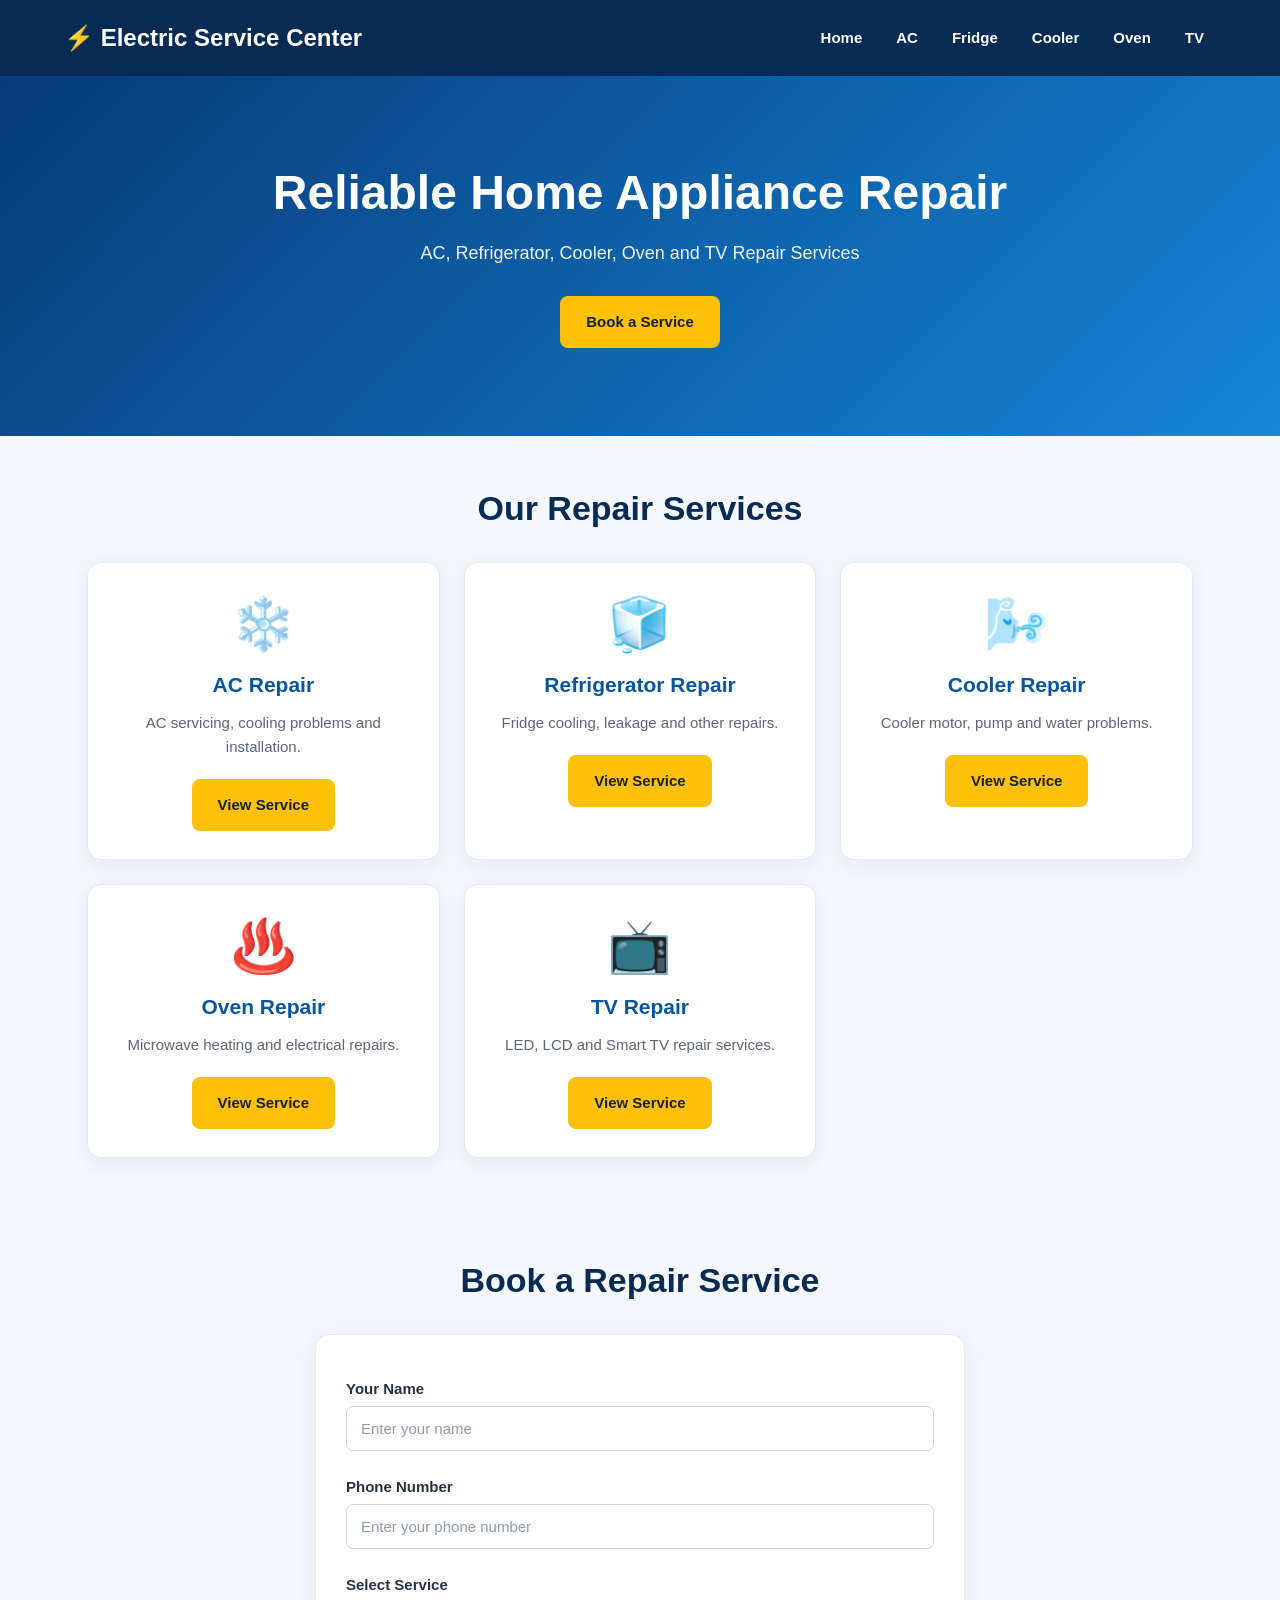
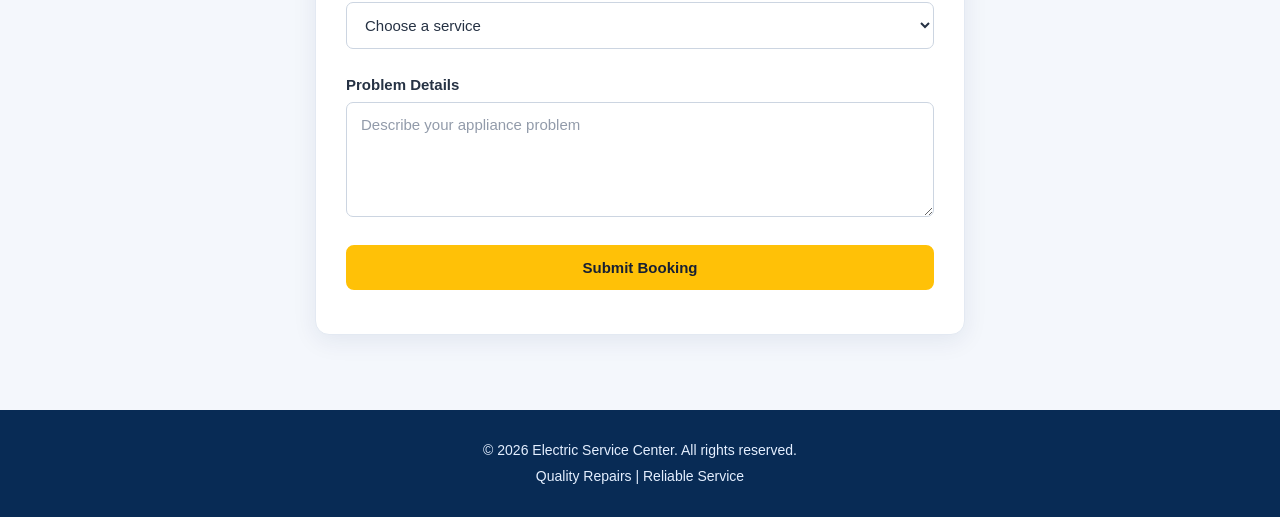
<file: index.html>
<!DOCTYPE html>
<html lang="en">
<head>
  <meta charset="UTF-8">
  <meta name="viewport" content="width=device-width, initial-scale=1.0">
  <title>Electric Service Center | Home</title>
  <link rel="stylesheet" href="style.css">
</head>
<body>

<header>
  <h2>⚡ Electric Service Center</h2>
  <nav>
    <a href="index.html">Home</a>
    <a href="ac.html">AC</a>
    <a href="refrigerator.html">Fridge</a>
    <a href="cooler.html">Cooler</a>
    <a href="oven.html">Oven</a>
    <a href="tv.html">TV</a>
  </nav>
</header>

<section class="hero">
  <h1>Reliable Home Appliance Repair</h1>
  <p>AC, Refrigerator, Cooler, Oven and TV Repair Services</p>
  <a class="btn" href="#booking">Book a Service</a>
</section>

<section class="container">
  <h2 class="section-title">Our Repair Services</h2>

  <div class="services">
    <div class="card">
      <div class="service-icon">❄️</div>
      <h3>AC Repair</h3>
      <p>AC servicing, cooling problems and installation.</p>
      <a class="btn" href="ac.html">View Service</a>
    </div>

    <div class="card">
      <div class="service-icon">🧊</div>
      <h3>Refrigerator Repair</h3>
      <p>Fridge cooling, leakage and other repairs.</p>
      <a class="btn" href="refrigerator.html">View Service</a>
    </div>

    <div class="card">
      <div class="service-icon">🌬️</div>
      <h3>Cooler Repair</h3>
      <p>Cooler motor, pump and water problems.</p>
      <a class="btn" href="cooler.html">View Service</a>
    </div>

    <div class="card">
      <div class="service-icon">♨️</div>
      <h3>Oven Repair</h3>
      <p>Microwave heating and electrical repairs.</p>
      <a class="btn" href="oven.html">View Service</a>
    </div>

    <div class="card">
      <div class="service-icon">📺</div>
      <h3>TV Repair</h3>
      <p>LED, LCD and Smart TV repair services.</p>
      <a class="btn" href="tv.html">View Service</a>
    </div>
  </div>
</section>

<section class="container" id="booking">
  <h2 class="section-title">Book a Repair Service</h2>

  <form id="bookingForm">
    <label for="customerName">Your Name</label>
    <input id="customerName" type="text"
      placeholder="Enter your name" required>

    <label for="customerPhone">Phone Number</label>
    <input id="customerPhone" type="tel"
      placeholder="Enter your phone number"
      pattern="[0-9]{10}" maxlength="10" required>

    <label for="service">Select Service</label>
    <select id="service" required>
      <option value="">Choose a service</option>
      <option>AC Repair</option>
      <option>Refrigerator Repair</option>
      <option>Cooler Repair</option>
      <option>Oven Repair</option>
      <option>TV Repair</option>
    </select>

    <label for="details">Problem Details</label>
    <textarea id="details"
      placeholder="Describe your appliance problem"></textarea>

    <button class="btn" type="submit">Submit Booking</button>
    <p id="formMessage" class="notice" aria-live="polite"></p>
  </form>
</section>

<footer>
  <p>© 2026 Electric Service Center. All rights reserved.</p>
  <p>Quality Repairs | Reliable Service</p>
</footer>

<script src="script.js"></script>
</body>
</html>
</file>
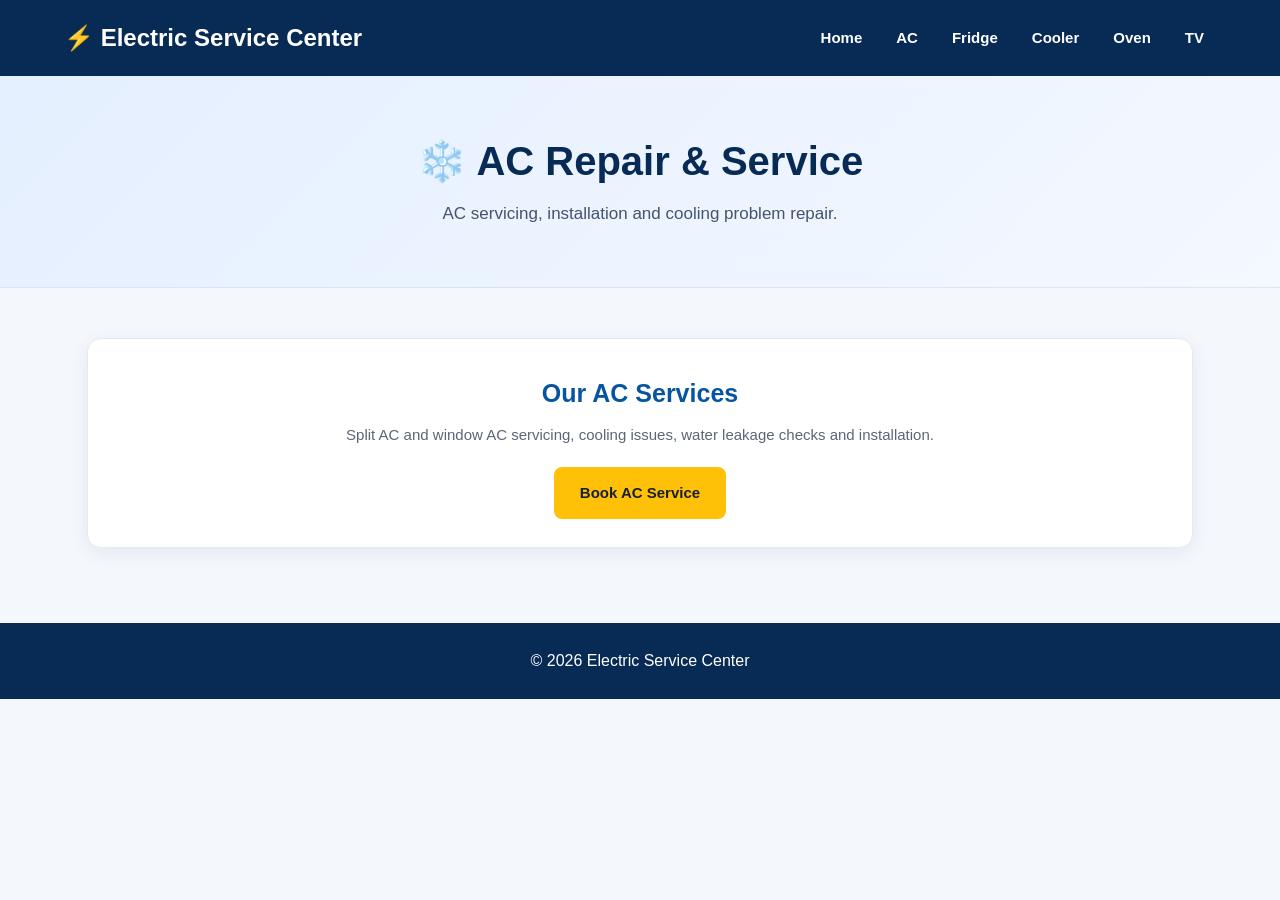
<file: ac.html>
<!DOCTYPE html>
<html lang="en">
<head>
  <meta charset="UTF-8">
  <meta name="viewport" content="width=device-width, initial-scale=1.0">
  <title>AC Repair | Electric Service Center</title>
  <link rel="stylesheet" href="style.css">
</head>
<body>
<header>
  <h2>⚡ Electric Service Center</h2>
  <nav>
    <a href="index.html">Home</a>
    <a href="ac.html">AC</a>
    <a href="refrigerator.html">Fridge</a>
    <a href="cooler.html">Cooler</a>
    <a href="oven.html">Oven</a>
    <a href="tv.html">TV</a>
  </nav>
</header>

<section class="page-banner">
  <h1>❄️ AC Repair & Service</h1>
  <p>AC servicing, installation and cooling problem repair.</p>
</section>

<section class="container">
  <div class="card">
    <h2>Our AC Services</h2>
    <p>Split AC and window AC servicing, cooling issues,
    water leakage checks and installation.</p>
    <a class="btn" href="index.html#booking">Book AC Service</a>
  </div>
</section>

<footer>© 2026 Electric Service Center</footer>
</body>
</html>
</file>
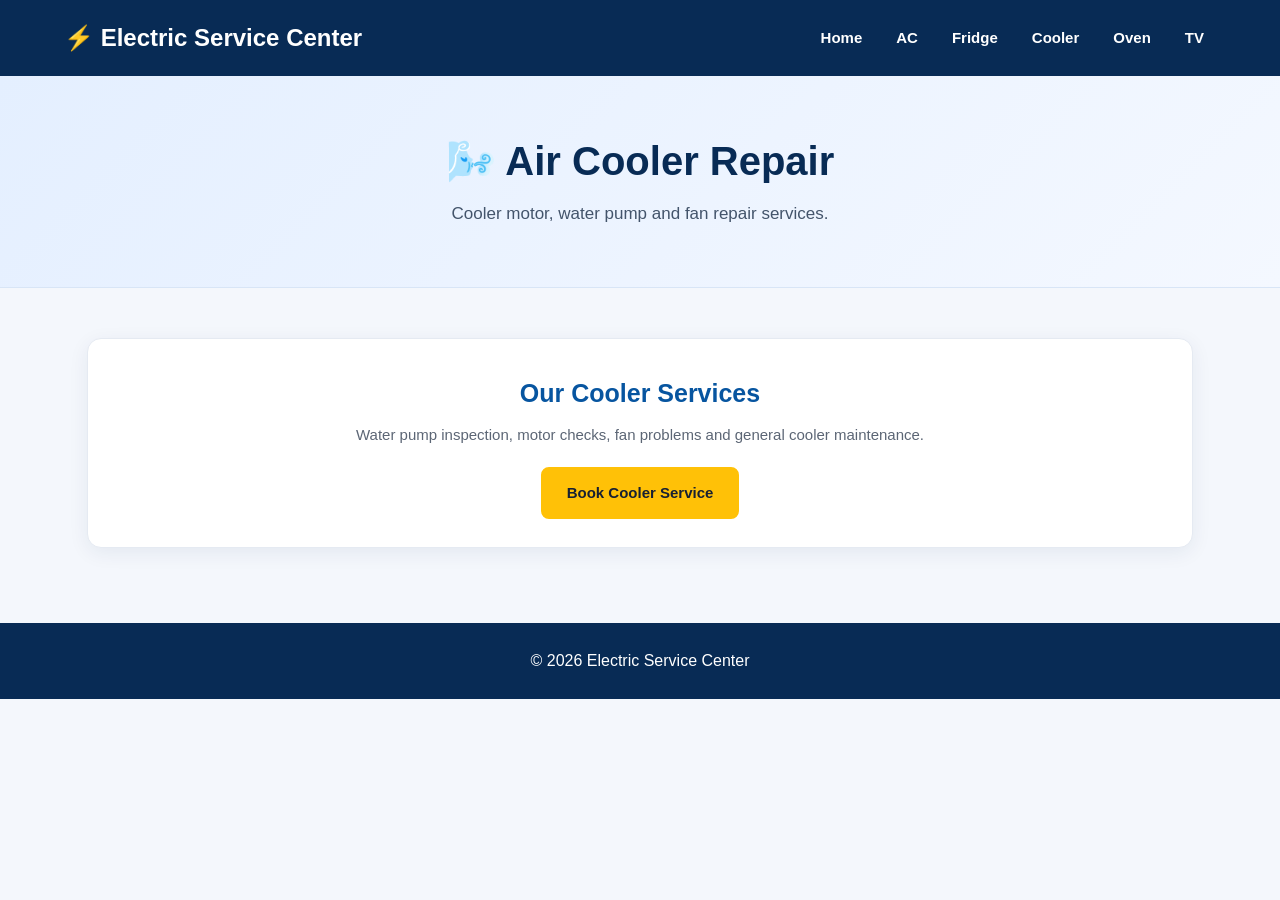
<file: cooler.html>
<!DOCTYPE html>
<html lang="en">
<head>
  <meta charset="UTF-8">
  <meta name="viewport" content="width=device-width, initial-scale=1.0">
  <title>Cooler Repair | Electric Service Center</title>
  <link rel="stylesheet" href="style.css">
</head>
<body>
<header>
  <h2>⚡ Electric Service Center</h2>
  <nav>
    <a href="index.html">Home</a>
    <a href="ac.html">AC</a>
    <a href="refrigerator.html">Fridge</a>
    <a href="cooler.html">Cooler</a>
    <a href="oven.html">Oven</a>
    <a href="tv.html">TV</a>
  </nav>
</header>

<section class="page-banner">
  <h1>🌬️ Air Cooler Repair</h1>
  <p>Cooler motor, water pump and fan repair services.</p>
</section>

<section class="container">
  <div class="card">
    <h2>Our Cooler Services</h2>
    <p>Water pump inspection, motor checks, fan problems
    and general cooler maintenance.</p>
    <a class="btn" href="index.html#booking">Book Cooler Service</a>
  </div>
</section>

<footer>© 2026 Electric Service Center</footer>
</body>
</html>
</file>
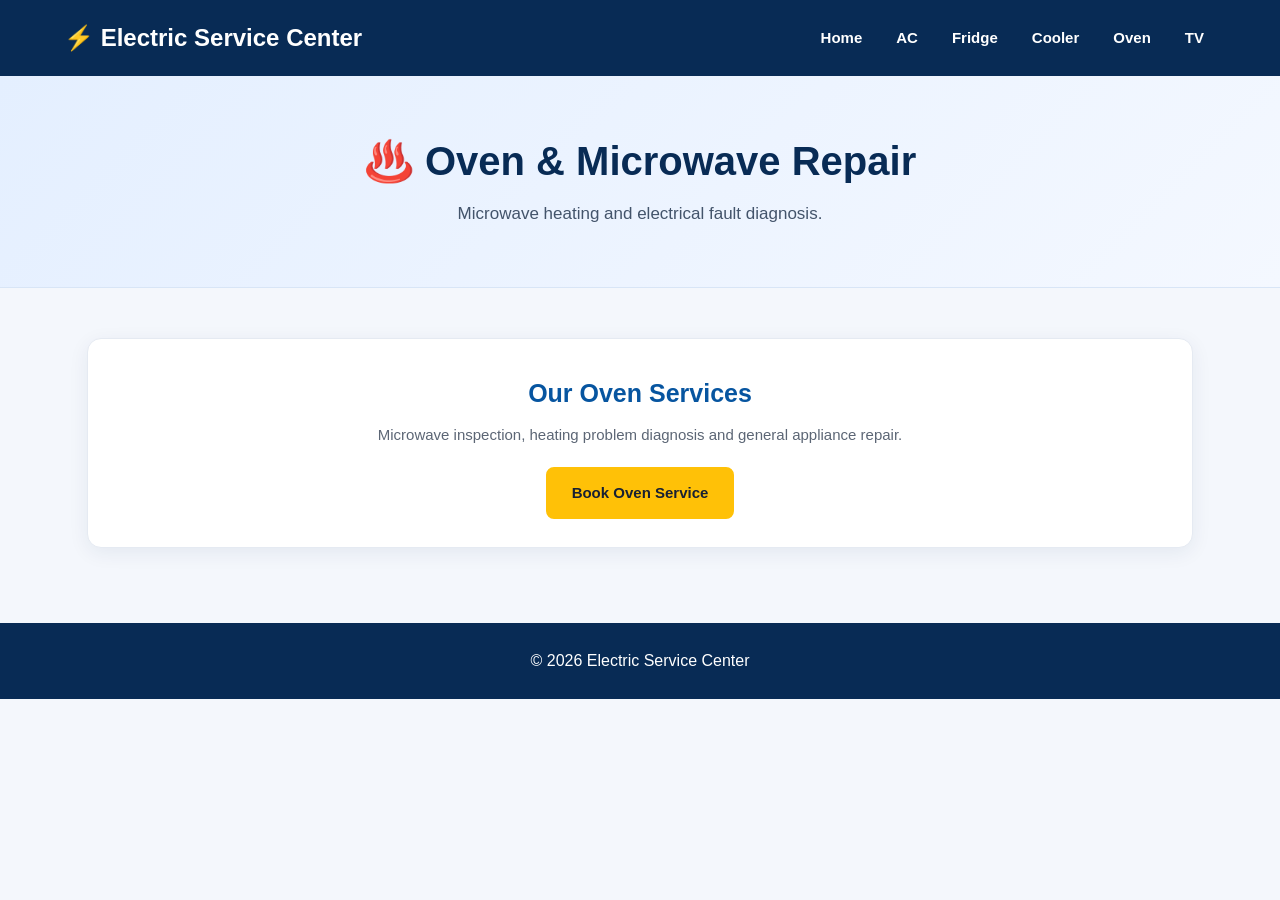
<file: oven.html>
<!DOCTYPE html>
<html lang="en">
<head>
  <meta charset="UTF-8">
  <meta name="viewport" content="width=device-width, initial-scale=1.0">
  <title>Oven Repair | Electric Service Center</title>
  <link rel="stylesheet" href="style.css">
</head>
<body>
<header>
  <h2>⚡ Electric Service Center</h2>
  <nav>
    <a href="index.html">Home</a>
    <a href="ac.html">AC</a>
    <a href="refrigerator.html">Fridge</a>
    <a href="cooler.html">Cooler</a>
    <a href="oven.html">Oven</a>
    <a href="tv.html">TV</a>
  </nav>
</header>

<section class="page-banner">
  <h1>♨️ Oven & Microwave Repair</h1>
  <p>Microwave heating and electrical fault diagnosis.</p>
</section>

<section class="container">
  <div class="card">
    <h2>Our Oven Services</h2>
    <p>Microwave inspection, heating problem diagnosis
    and general appliance repair.</p>
    <a class="btn" href="index.html#booking">Book Oven Service</a>
  </div>
</section>

<footer>© 2026 Electric Service Center</footer>
</body>
</html>
</file>
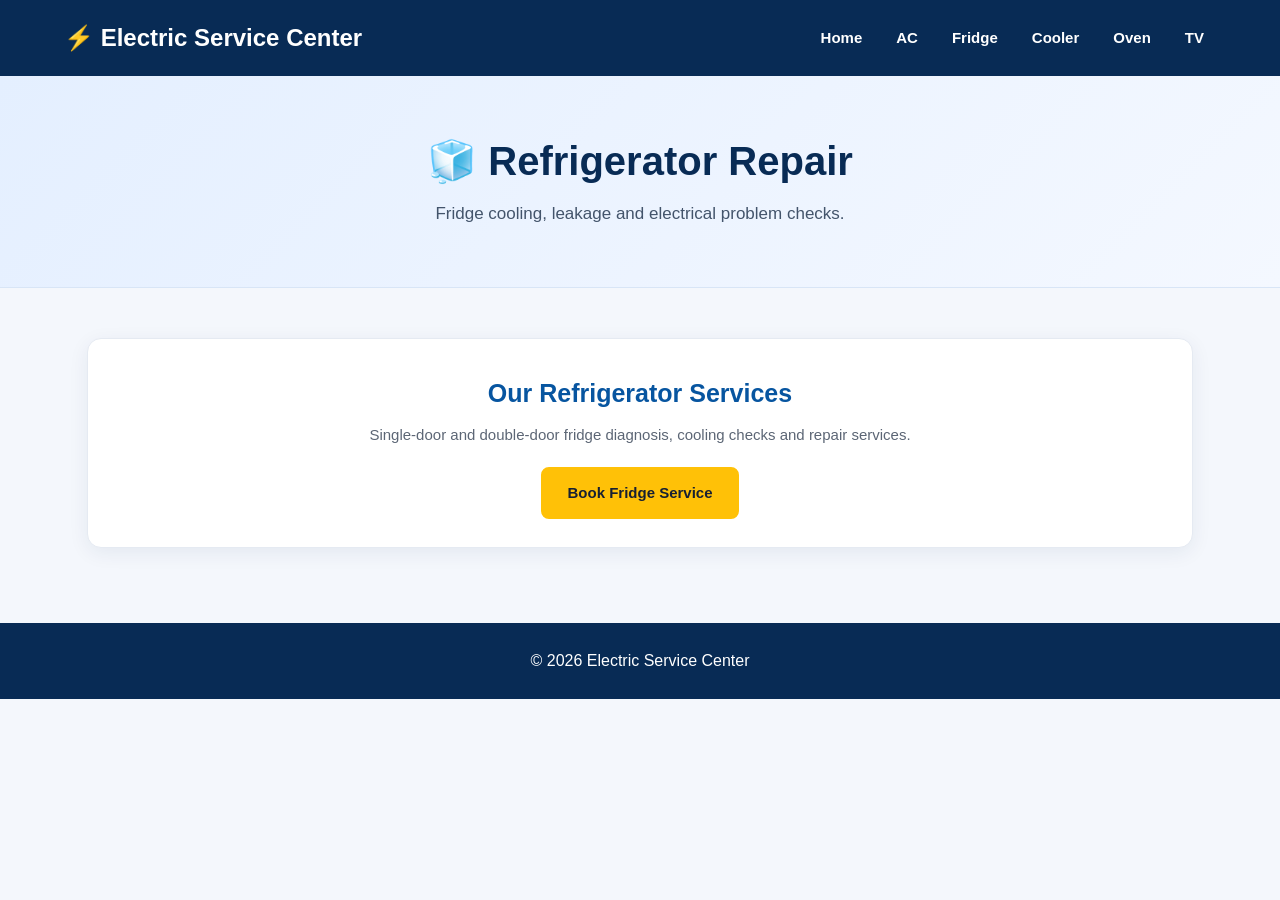
<file: refrigerator.html>
<!DOCTYPE html>
<html lang="en">
<head>
  <meta charset="UTF-8">
  <meta name="viewport" content="width=device-width, initial-scale=1.0">
  <title>Refrigerator Repair | Electric Service Center</title>
  <link rel="stylesheet" href="style.css">
</head>
<body>
<header>
  <h2>⚡ Electric Service Center</h2>
  <nav>
    <a href="index.html">Home</a>
    <a href="ac.html">AC</a>
    <a href="refrigerator.html">Fridge</a>
    <a href="cooler.html">Cooler</a>
    <a href="oven.html">Oven</a>
    <a href="tv.html">TV</a>
  </nav>
</header>

<section class="page-banner">
  <h1>🧊 Refrigerator Repair</h1>
  <p>Fridge cooling, leakage and electrical problem checks.</p>
</section>

<section class="container">
  <div class="card">
    <h2>Our Refrigerator Services</h2>
    <p>Single-door and double-door fridge diagnosis,
    cooling checks and repair services.</p>
    <a class="btn" href="index.html#booking">Book Fridge Service</a>
  </div>
</section>

<footer>© 2026 Electric Service Center</footer>
</body>
</html>
</file>
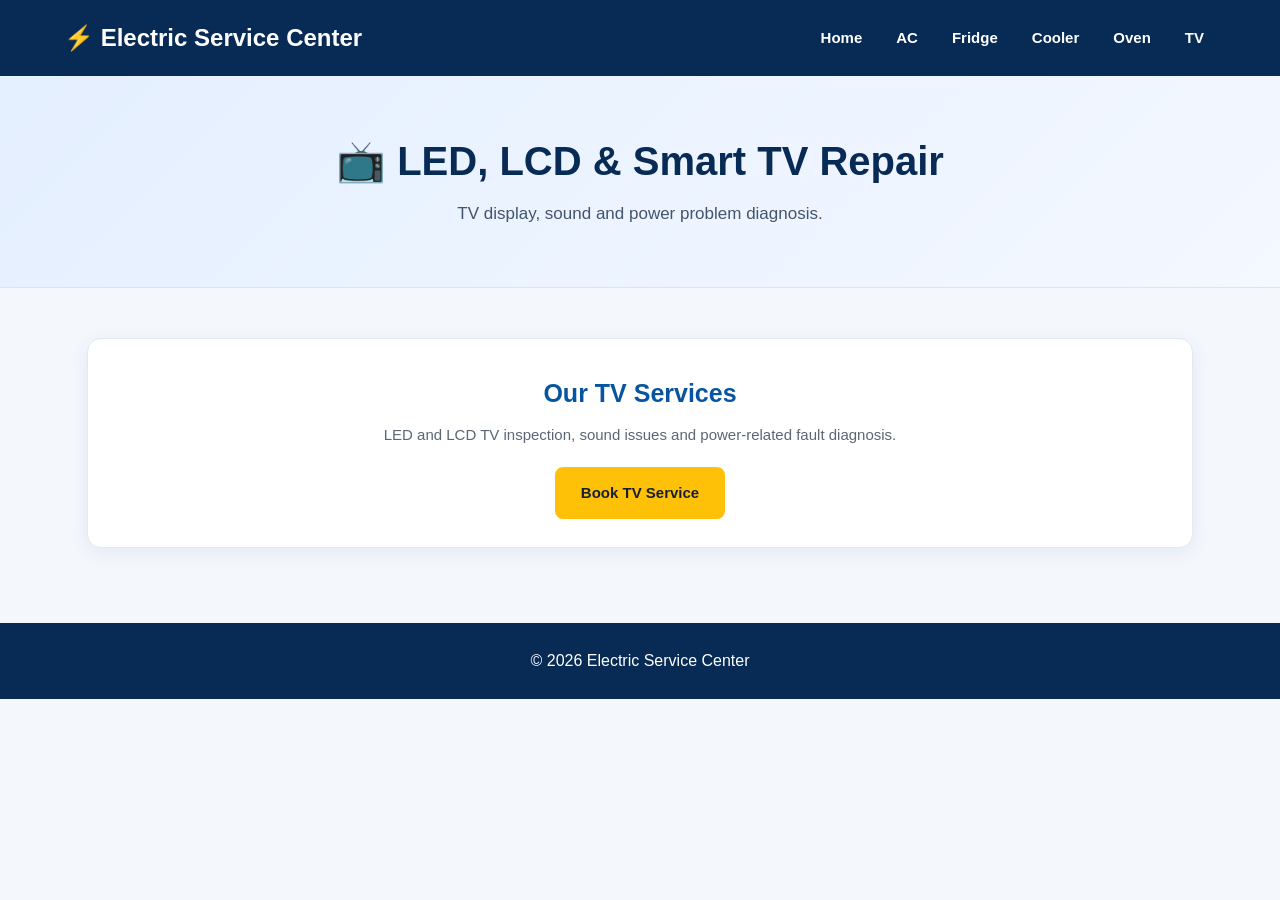
<file: tv.html>
<!DOCTYPE html>
<html lang="en">
<head>
  <meta charset="UTF-8">
  <meta name="viewport" content="width=device-width, initial-scale=1.0">
  <title>TV Repair | Electric Service Center</title>
  <link rel="stylesheet" href="style.css">
</head>
<body>
<header>
  <h2>⚡ Electric Service Center</h2>
  <nav>
    <a href="index.html">Home</a>
    <a href="ac.html">AC</a>
    <a href="refrigerator.html">Fridge</a>
    <a href="cooler.html">Cooler</a>
    <a href="oven.html">Oven</a>
    <a href="tv.html">TV</a>
  </nav>
</header>

<section class="page-banner">
  <h1>📺 LED, LCD & Smart TV Repair</h1>
  <p>TV display, sound and power problem diagnosis.</p>
</section>

<section class="container">
  <div class="card">
    <h2>Our TV Services</h2>
    <p>LED and LCD TV inspection, sound issues and
    power-related fault diagnosis.</p>
    <a class="btn" href="index.html#booking">Book TV Service</a>
  </div>
</section>

<footer>© 2026 Electric Service Center</footer>
</body>
</html>
</file>
<file: style.css>
/* =================================
   ELECTRIC SERVICE CENTER WEBSITE
   Complete Responsive CSS
================================= */

/* 1. Reset */
* {
  margin: 0;
  padding: 0;
  box-sizing: border-box;
}

html {
  scroll-behavior: smooth;
  scroll-padding-top: 20px;
}

body {
  font-family: Arial, Helvetica, sans-serif;
  background-color: #f4f7fc;
  color: #263244;
  line-height: 1.6;
  min-height: 100vh;
}

img {
  max-width: 100%;
  display: block;
}

a {
  text-decoration: none;
}

/* 2. Header */
header {
  width: 100%;
  background: #082b55;
  color: #ffffff;
  padding: 18px 5%;
  display: flex;
  align-items: center;
  justify-content: space-between;
  gap: 20px;
  flex-wrap: wrap;
  box-shadow: 0 3px 12px rgba(0, 0, 0, 0.12);
}

header h2 {
  font-size: 24px;
  font-weight: 700;
  color: #ffffff;
}

/* 3. Navigation */
nav {
  display: flex;
  align-items: center;
  justify-content: center;
  flex-wrap: wrap;
  gap: 10px;
}

nav a {
  display: inline-block;
  color: #ffffff;
  font-size: 15px;
  font-weight: 600;
  padding: 8px 12px;
  border-radius: 6px;
  transition: 0.3s ease;
}

nav a:hover {
  color: #082b55;
  background: #ffc107;
}

/* 4. Home Hero Section */
.hero {
  width: 100%;
  min-height: 360px;
  background: linear-gradient(135deg, #073b78, #1686d9);
  color: #ffffff;
  display: flex;
  flex-direction: column;
  align-items: center;
  justify-content: center;
  text-align: center;
  padding: 70px 20px;
}

.hero h1 {
  max-width: 850px;
  font-size: clamp(30px, 5vw, 48px);
  line-height: 1.2;
  margin-bottom: 18px;
  color: #ffffff;
}

.hero p {
  font-size: 18px;
  max-width: 700px;
  margin-bottom: 28px;
  color: #edf6ff;
}

/* 5. Buttons */
.btn {
  display: inline-block;
  background: #ffc107;
  color: #172033;
  border: 2px solid #ffc107;
  border-radius: 8px;
  padding: 12px 24px;
  font-size: 15px;
  font-weight: 700;
  text-align: center;
  cursor: pointer;
  transition: all 0.25s ease;
}

.btn:hover {
  background: #ffffff;
  border-color: #ffffff;
  color: #082b55;
  transform: translateY(-2px);
}

button,
input,
select,
textarea {
  font-family: inherit;
}

/* 6. General Containers */
.container {
  width: 100%;
  max-width: 1150px;
  margin: 0 auto;
  padding: 50px 22px;
}

.section-title {
  color: #082b55;
  font-size: clamp(25px, 4vw, 34px);
  text-align: center;
  margin-bottom: 32px;
  line-height: 1.3;
}

/* 7. Service Cards Grid */
.services {
  display: grid;
  grid-template-columns: repeat(3, minmax(0, 1fr));
  gap: 24px;
  align-items: stretch;
}

/* 8. Individual Cards */
.card {
  background: #ffffff;
  padding: 28px 22px;
  border: 1px solid #e5eaf2;
  border-radius: 14px;
  box-shadow: 0 5px 20px rgba(8, 43, 85, 0.07);
  text-align: center;
  transition: transform 0.3s ease,
              box-shadow 0.3s ease;
}

.card:hover {
  transform: translateY(-5px);
  box-shadow: 0 12px 28px rgba(8, 43, 85, 0.13);
}

.card h2,
.card h3 {
  color: #0755a0;
  margin: 10px 0 12px;
  line-height: 1.35;
}

.card h2 {
  font-size: 25px;
}

.card h3 {
  font-size: 21px;
}

.card p {
  color: #5c6675;
  font-size: 15px;
  margin-bottom: 20px;
}

.service-icon {
  font-size: 52px;
  line-height: 1.3;
  margin-bottom: 12px;
}

/* 9. Individual Service Page Banner */
.page-banner {
  background: linear-gradient(135deg, #e4efff, #f4f8ff);
  text-align: center;
  padding: 60px 20px;
  border-bottom: 1px solid #d8e5f6;
}

.page-banner h1 {
  color: #082b55;
  font-size: clamp(28px, 5vw, 40px);
  line-height: 1.25;
  margin-bottom: 14px;
}

.page-banner p {
  color: #43546b;
  font-size: 17px;
  max-width: 750px;
  margin: 0 auto;
}

/* 10. Booking Form */
#booking {
  scroll-margin-top: 20px;
}

form {
  width: 100%;
  max-width: 650px;
  margin: 0 auto;
  padding: 30px;
  background: #ffffff;
  border: 1px solid #e3e9f2;
  border-radius: 14px;
  box-shadow: 0 6px 25px rgba(8, 43, 85, 0.08);
}

form label {
  display: block;
  color: #263244;
  font-size: 15px;
  font-weight: 700;
  margin-top: 12px;
  margin-bottom: 5px;
}

input,
select,
textarea {
  width: 100%;
  padding: 13px 14px;
  margin: 0 0 12px;
  background: #ffffff;
  color: #263244;
  border: 1px solid #ccd5e1;
  border-radius: 7px;
  outline: none;
  font-size: 15px;
  transition: border-color 0.2s ease,
              box-shadow 0.2s ease;
}

input:focus,
select:focus,
textarea:focus {
  border-color: #1686d9;
  box-shadow: 0 0 0 3px rgba(22, 134, 217, 0.12);
}

input::placeholder,
textarea::placeholder {
  color: #929baa;
}

textarea {
  min-height: 115px;
  resize: vertical;
}

form .btn {
  width: 100%;
  margin-top: 8px;
}

.notice {
  text-align: center;
  color: #08753b;
  font-weight: 600;
  margin-top: 14px;
  overflow-wrap: anywhere;
}

/* 11. Footer */
footer {
  width: 100%;
  background: #082b55;
  color: #ffffff;
  text-align: center;
  padding: 25px 18px;
  margin-top: 25px;
}

footer p {
  margin: 4px 0;
  font-size: 14px;
  color: #e4efff;
}

/* 12. Tablet Responsive Design */
@media (max-width: 900px) {
  header {
    justify-content: center;
    text-align: center;
  }

  nav {
    width: 100%;
  }

  .services {
    grid-template-columns: repeat(2, minmax(0, 1fr));
  }

  .hero {
    min-height: 320px;
  }
}

/* 13. Mobile Responsive Design */
@media (max-width: 600px) {
  header {
    padding: 18px 12px;
    gap: 12px;
  }

  header h2 {
    font-size: 21px;
  }

  nav {
    gap: 6px;
  }

  nav a {
    font-size: 13px;
    padding: 7px 9px;
  }

  .hero {
    min-height: 300px;
    padding: 55px 18px;
  }

  .hero h1 {
    font-size: 30px;
  }

  .hero p {
    font-size: 16px;
  }

  .container {
    padding: 35px 16px;
  }

  .section-title {
    margin-bottom: 24px;
  }

  .services {
    grid-template-columns: 1fr;
    gap: 18px;
  }

  .card {
    padding: 24px 18px;
  }

  .page-banner {
    padding: 45px 16px;
  }

  .page-banner p {
    font-size: 15px;
  }

  form {
    padding: 22px 17px;
  }

  .btn {
    padding: 12px 18px;
  }
}

/* 14. Accessibility */
a:focus-visible,
button:focus-visible {
  outline: 3px solid #1686d9;
  outline-offset: 3px;
}
</file>
